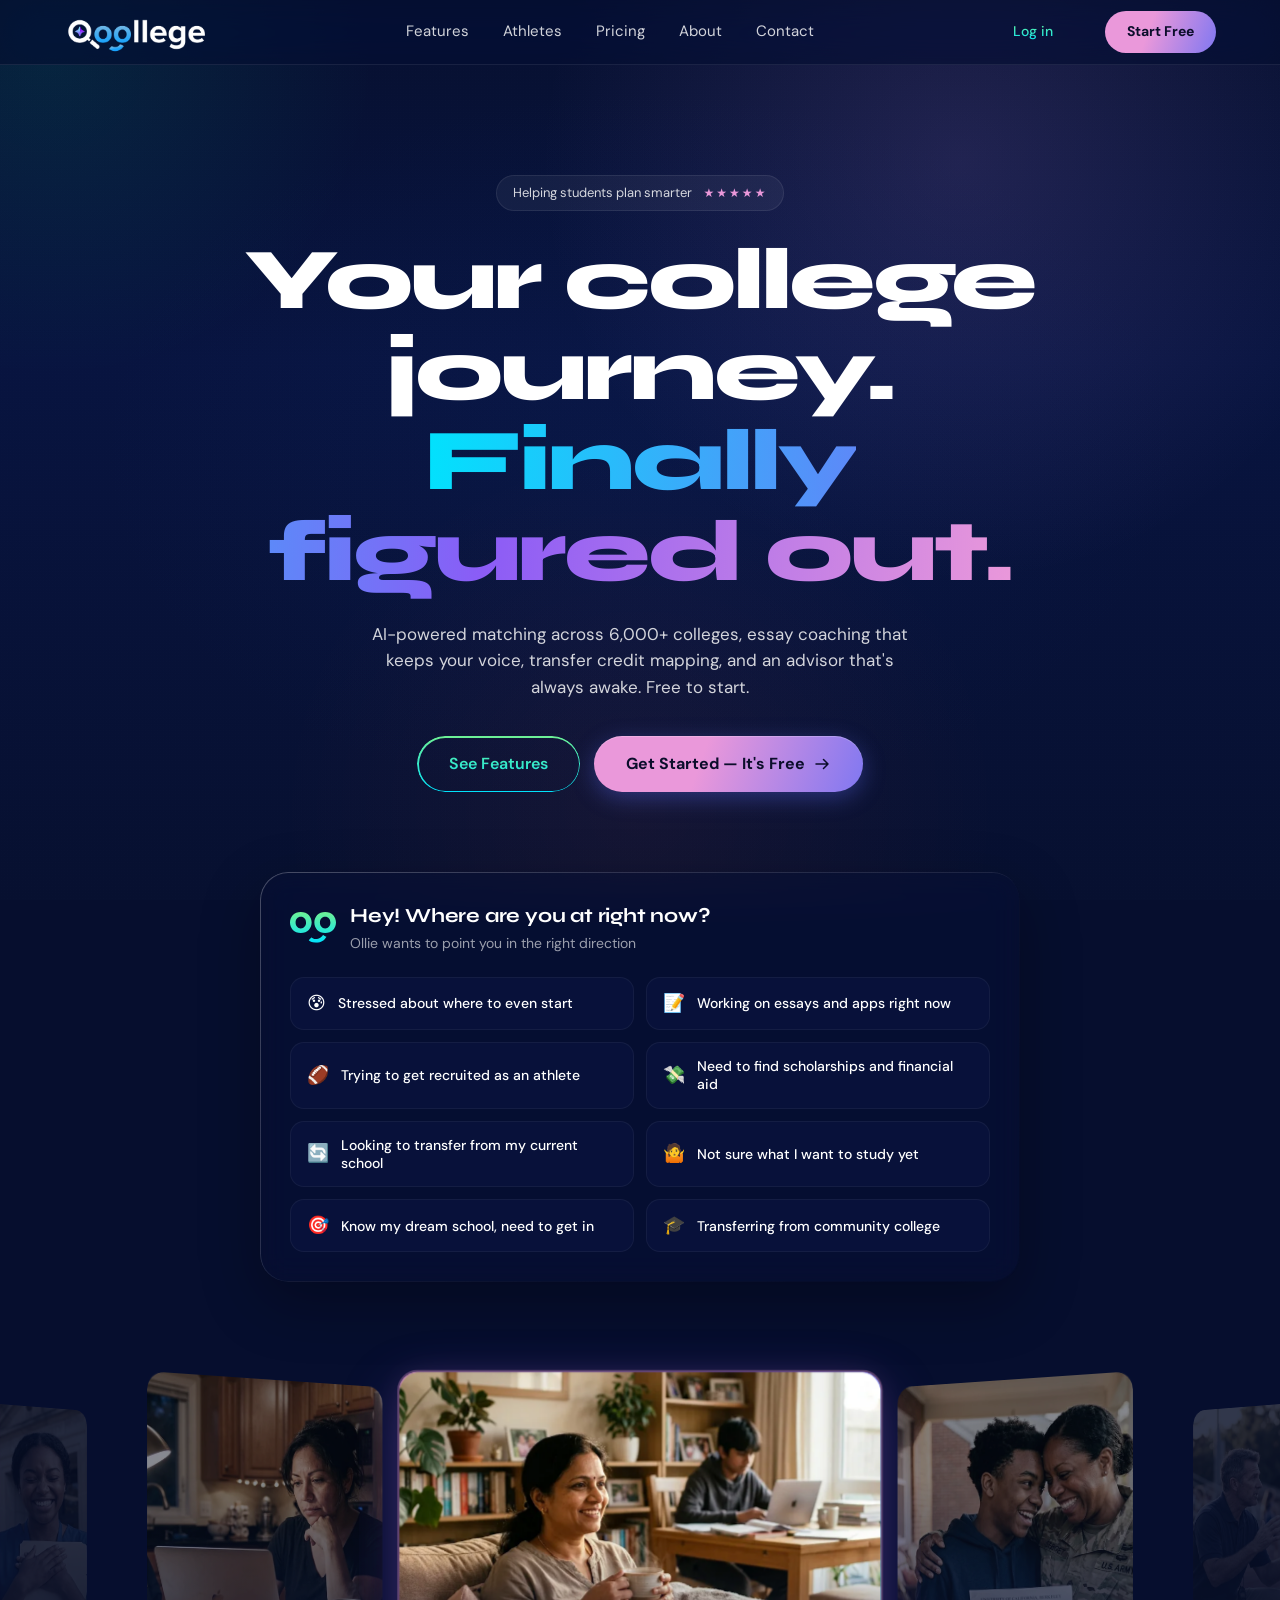
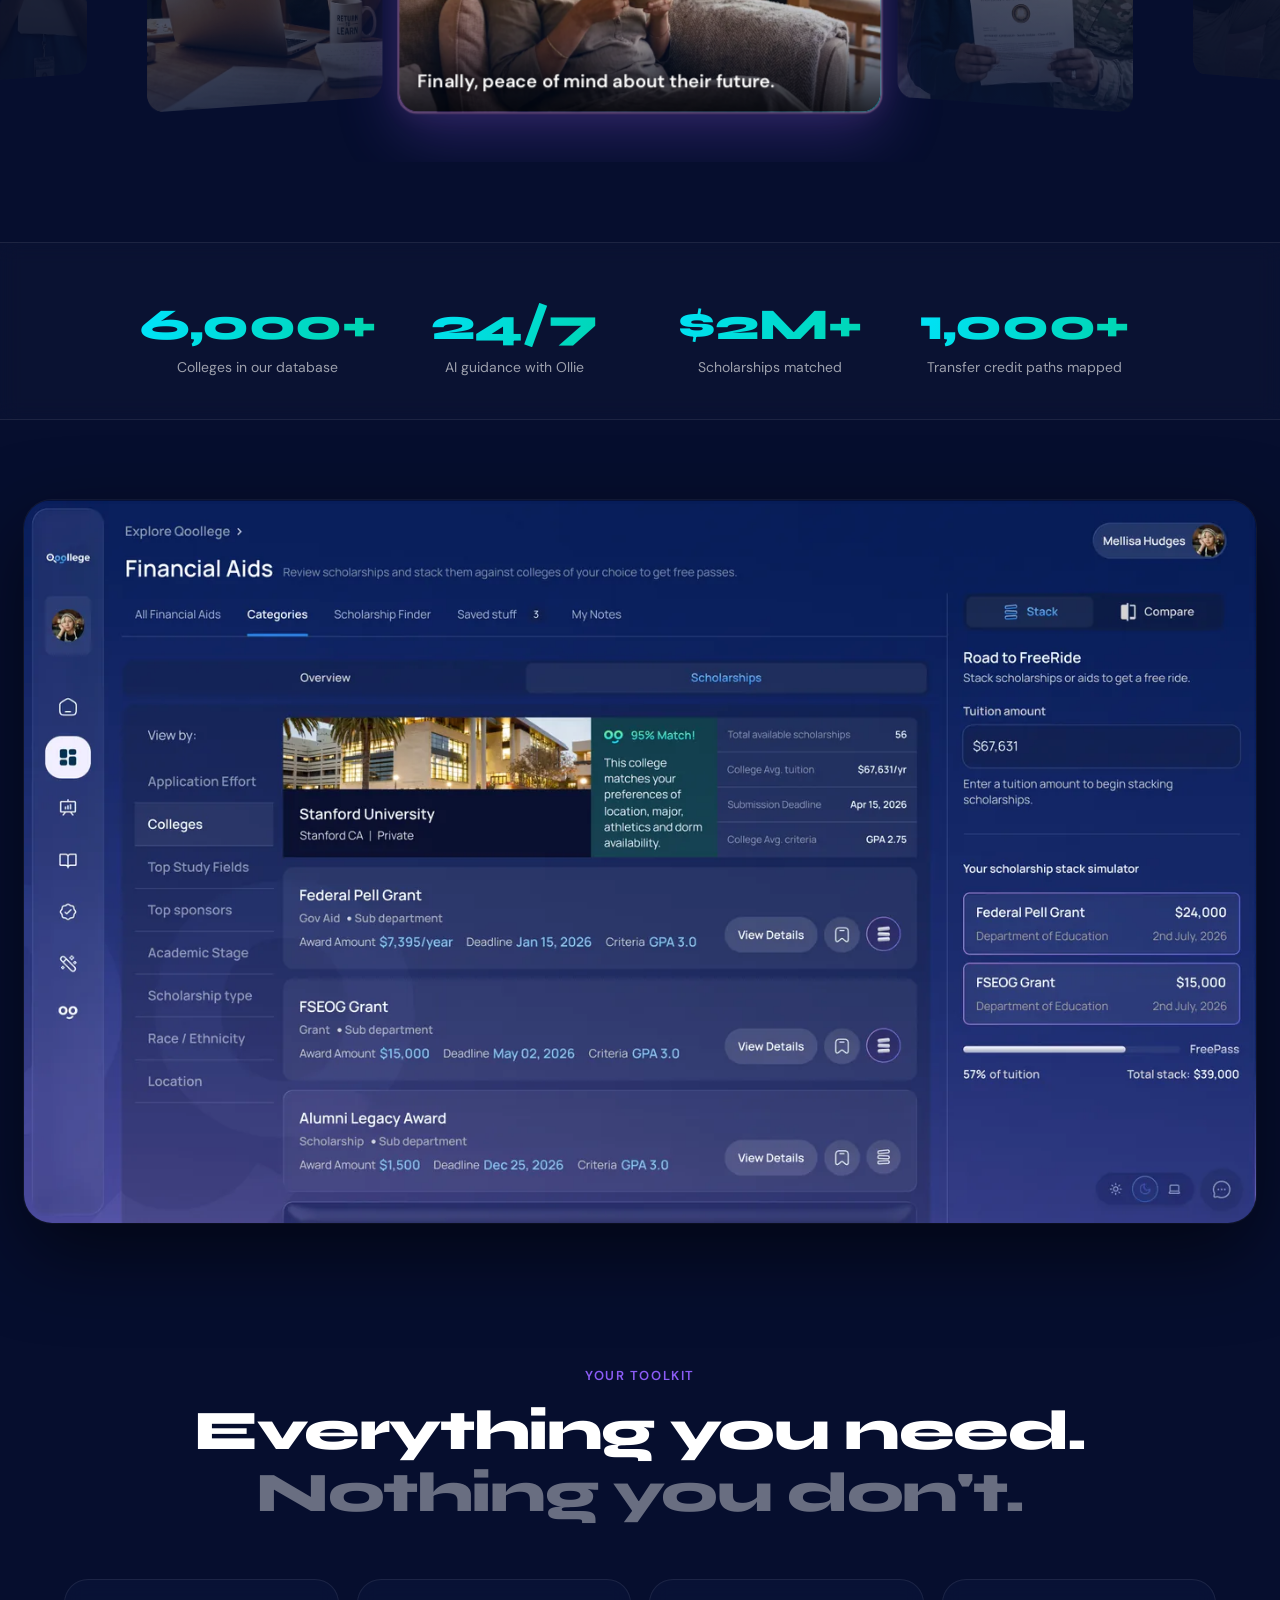
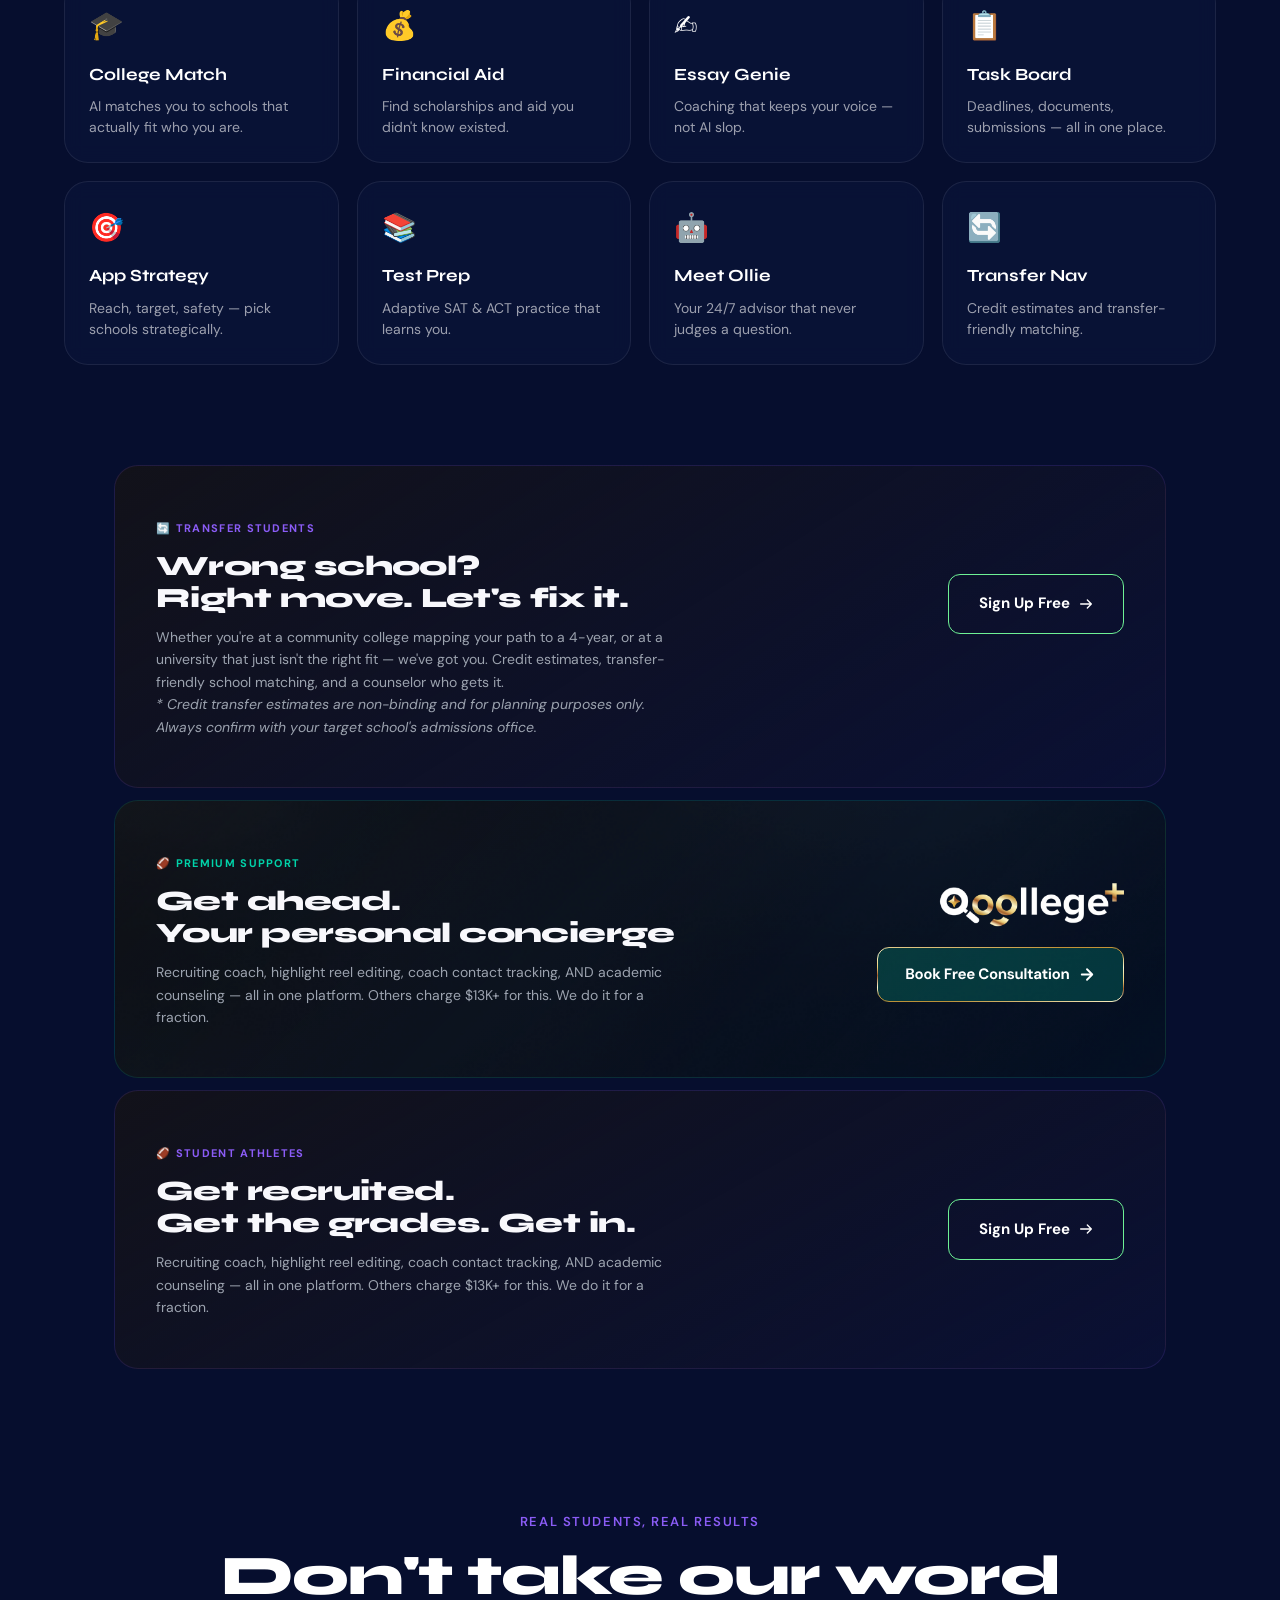
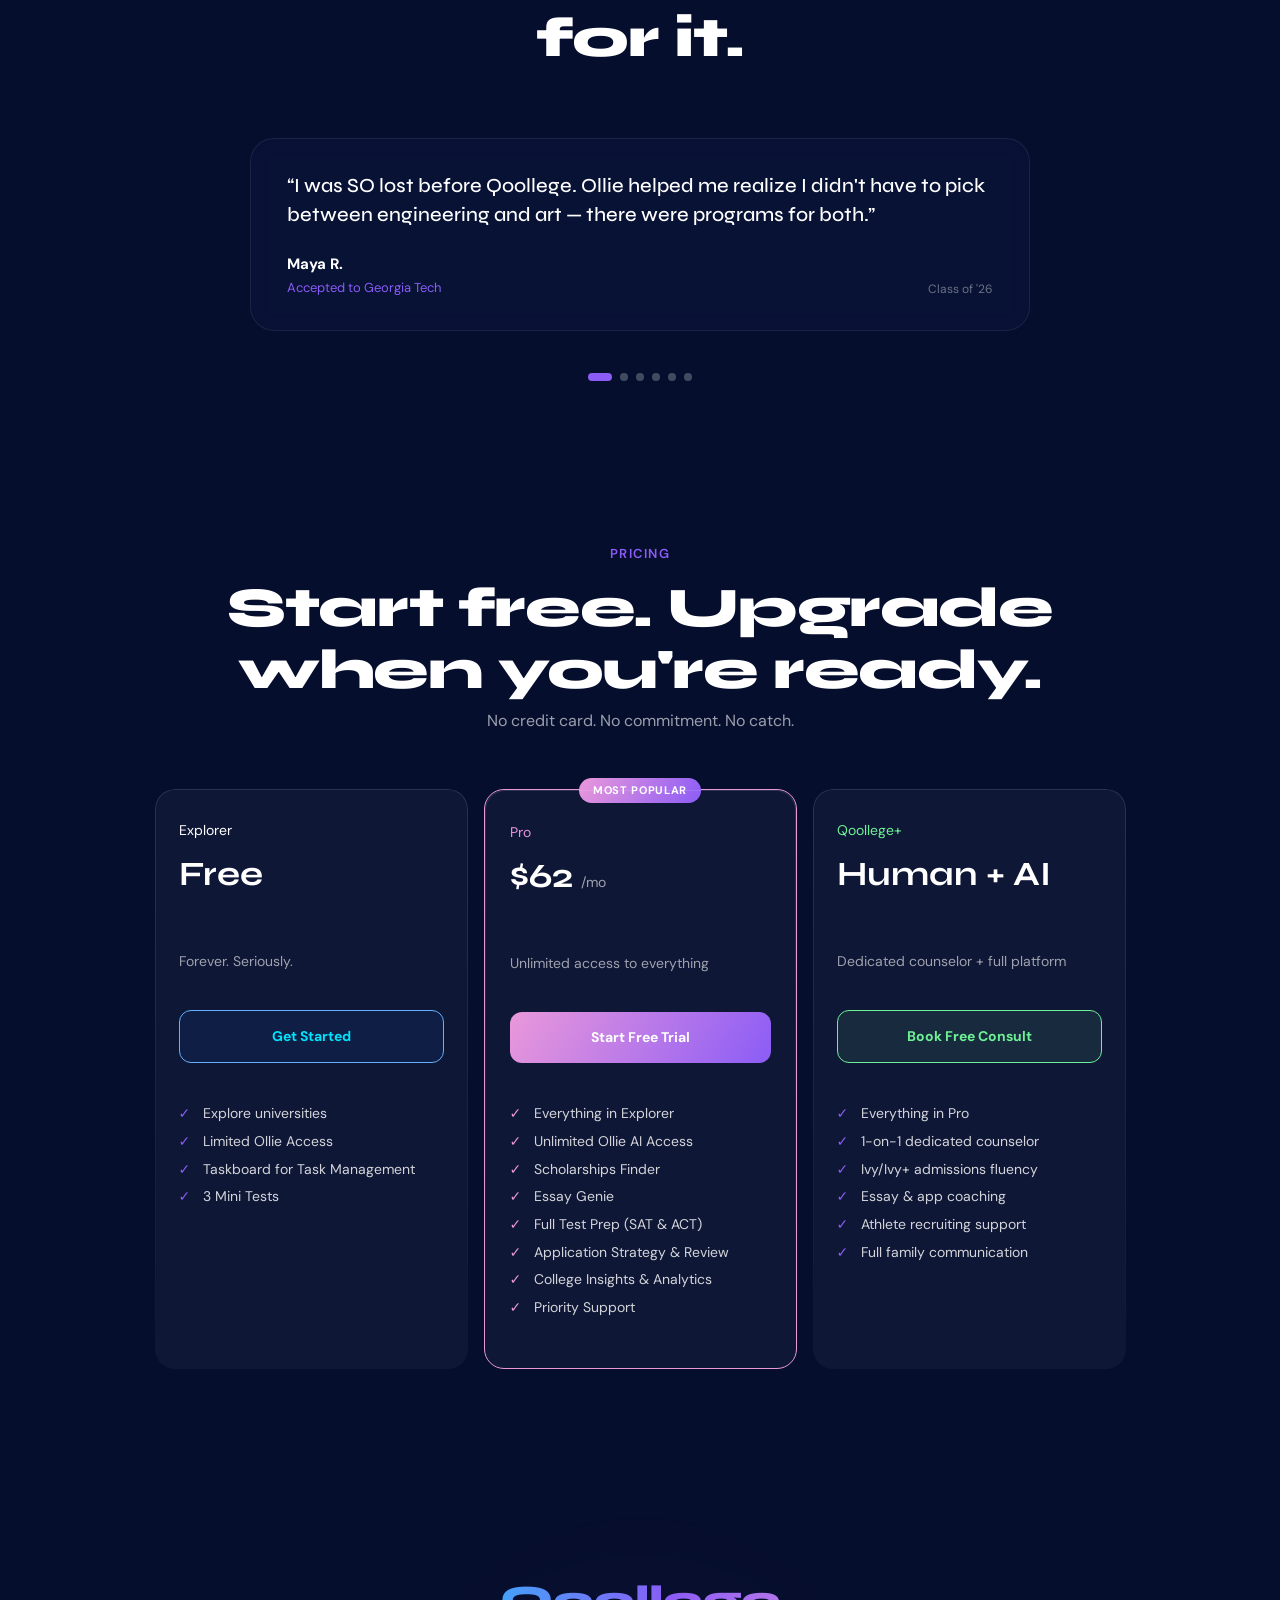
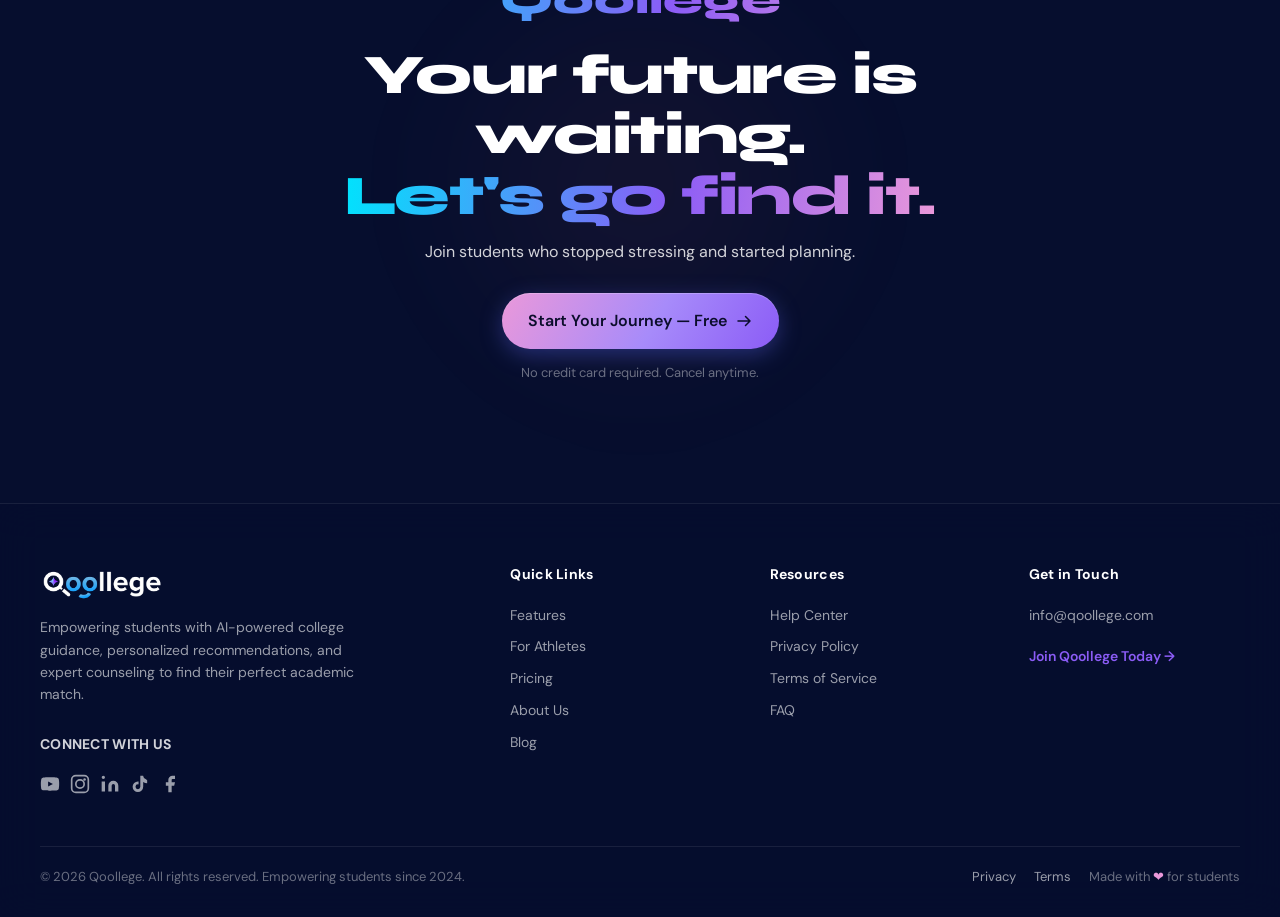
<file: v2/index.html>
<!DOCTYPE html>
<html lang="en">

<head>
  <meta charset="UTF-8">
  <meta name="viewport" content="width=device-width, initial-scale=1.0">
  <title>Qoollege — v2 | Your college journey. Finally figured out.</title>
  <link rel="preconnect" href="https://fonts.googleapis.com">
  <link rel="preconnect" href="https://fonts.gstatic.com" crossorigin>
  <link
    href="https://fonts.googleapis.com/css2?family=DM+Sans:ital,wght@0,400;0,500;0,600;0,700;1,400&family=Inter:wght@400;500;600&family=Syne:wght@500;600;700;800&display=swap"
    rel="stylesheet">
  <link rel="stylesheet" href="styles.css">
</head>

<body>

  <!-- ===== NAV ===== -->
  <header class="nav">
    <div class="nav-inner">
      <a href="#" class="nav-logo"><picture>
          <source srcset="../assets/qoollege-logo.webp" type="image/webp">
          <img src="../assets/qoollege-logo.png" alt="Qoollege" class="nav-logo-img" decoding="async" fetchpriority="high">
        </picture></a>
      <nav class="nav-links">
        <a href="#features">Features</a>
        <a href="#athletes">Athletes</a>
        <a href="#pricing">Pricing</a>
        <a href="#about">About</a>
        <a href="#contact">Contact</a>
      </nav>
      <div class="nav-ctas">
        <a href="#" class="nav-login">Log in</a>
        <a href="#" class="nav-start-btn">Start Free</a>
      </div>
    </div>
  </header>

  <!-- ===== HERO ===== -->
  <section class="hero">
    <div class="hero-bg-blur hero-bg-blur--left"></div>
    <div class="hero-bg-blur hero-bg-blur--right"></div>

    <div class="hero-inner">
      <div class="eyebrow-pill">
        <span>Helping students plan smarter</span>
        <span class="stars">★★★★★</span>
      </div>

      <h1 class="hero-title">
        Your college journey.<br>
        <span class="grad-text">Finally figured out.</span>
      </h1>

      <p class="hero-sub">
        AI-powered matching across 6,000+ colleges, essay coaching that keeps your voice,
        transfer credit mapping, and an advisor that's always awake. Free to start.
      </p>

      <div class="hero-actions">
        <a href="#features" class="btn btn-outline-green btn-hero">See Features</a>
        <a href="#" class="btn btn-hero-gradient btn-hero">
          Get Started — It's Free
          <svg width="18" height="18" viewBox="0 0 24 24" fill="none" aria-hidden="true">
            <path d="M4 12H20M20 12L14 6M20 12L14 18" stroke="currentColor" stroke-width="2" stroke-linecap="round"
              stroke-linejoin="round" />
          </svg>
        </a>
      </div>

      <div class="hero-preview">
        <div class="where-card">
          <div class="where-card-head">
            <img src="assets/ollie-icon.svg" alt="Ollie" class="where-ollie-img">
            <div>
              <h3 class="where-title">Hey! Where are you at right now?</h3>
              <p class="where-sub">Ollie wants to point you in the right direction</p>
            </div>
          </div>
          <div class="where-grid">
            <button class="where-option" data-idx="0"><span class="where-emoji">😰</span> Stressed about where to even
              start</button>
            <button class="where-option" data-idx="1"><span class="where-emoji">📝</span> Working on essays and apps
              right now</button>
            <button class="where-option" data-idx="2"><span class="where-emoji">🏈</span> Trying to get recruited as an
              athlete</button>
            <button class="where-option" data-idx="3"><span class="where-emoji">💸</span> Need to find scholarships and
              financial aid</button>
            <button class="where-option" data-idx="4"><span class="where-emoji">🔄</span> Looking to transfer from my
              current school</button>
            <button class="where-option" data-idx="5"><span class="where-emoji">🤷</span> Not sure what I want to study
              yet</button>
            <button class="where-option" data-idx="6"><span class="where-emoji">🎯</span> Know my dream school, need to
              get in</button>
            <button class="where-option" data-idx="7"><span class="where-emoji">🎓</span> Transferring from community
              college</button>
          </div>
          <div class="where-response" id="whereResponse" style="display:none">
            <p class="where-response-text" id="whereResponseText"></p>
            <a href="#" class="where-cta-btn" id="whereCta">Get Started – It's Free →</a>
          </div>
        </div>
      </div>
    </div>
  </section>

  <!-- ===== IMAGE CAROUSEL (v1-style horizontal strip with door-hinge neighbors) ===== -->
  <section class="carousel-section">
    <div class="image-strip-wrapper">
      <div class="image-strip" id="carouselStrip">
        <!-- Clone set for infinite loop (mirrors last 2 real: idx 4 & 5) -->
        <div class="strip-image clone"><picture>
            <source srcset="assets/carousel-student-celebrating.webp" type="image/webp">
            <img src="assets/carousel-student-celebrating.png" alt="Student celebrating vocational acceptance" decoding="async" loading="lazy">
          </picture><span class="strip-caption">Accepted. Career-ready. Let's go.</span></div>
        <div class="strip-image clone"><picture>
            <source srcset="assets/carousel-adult-learner.webp" type="image/webp">
            <img src="assets/carousel-adult-learner.png" alt="Adult learner studying at home" decoding="async" loading="lazy">
          </picture><span class="strip-caption">College isn't just for 17-year-olds.</span></div>

        <!-- Real items — story arc: stakeholder trust → guidance → institutional support → diverse student journeys -->
        <div class="strip-image" data-idx="0"><picture>
            <source srcset="assets/carousel-parent-at-peace.webp" type="image/webp">
            <img src="assets/carousel-parent-at-peace.png" alt="Parent at peace while child studies" decoding="async">
          </picture><span class="strip-caption">Finally, peace of mind about their future.</span></div>
        <div class="strip-image" data-idx="1"><picture>
            <source srcset="assets/carousel-military-parent.webp" type="image/webp">
            <img src="assets/carousel-military-parent.png" alt="Military mom celebrating son's acceptance" decoding="async">
          </picture><span class="strip-caption">Serving our country. We'll guide your family.</span></div>
        <div class="strip-image" data-idx="2"><picture>
            <source srcset="assets/carousel-athletic-coach.webp" type="image/webp">
            <img src="assets/carousel-athletic-coach.png" alt="Athletic coach mentoring student athlete" decoding="async">
          </picture><span class="strip-caption">Coaches trust us with their athletes.</span></div>
        <div class="strip-image" data-idx="3"><picture>
            <source srcset="assets/carousel-school-admin.webp" type="image/webp">
            <img src="assets/carousel-school-admin.png" alt="School administrator at her desk" decoding="async" loading="lazy">
          </picture><span class="strip-caption">Trusted by the institutions that shape futures.</span></div>
        <div class="strip-image" data-idx="4"><picture>
            <source srcset="assets/carousel-student-celebrating.webp" type="image/webp">
            <img src="assets/carousel-student-celebrating.png" alt="Student celebrating vocational acceptance" decoding="async" loading="lazy">
          </picture><span class="strip-caption">Accepted. Career-ready. Let's go.</span></div>
        <div class="strip-image" data-idx="5"><picture>
            <source srcset="assets/carousel-adult-learner.webp" type="image/webp">
            <img src="assets/carousel-adult-learner.png" alt="Adult learner studying at home" decoding="async" loading="lazy">
          </picture><span class="strip-caption">College isn't just for 17-year-olds.</span></div>

        <!-- Clone set for infinite loop (mirrors first 2 real: idx 0 & 1) -->
        <div class="strip-image clone"><picture>
            <source srcset="assets/carousel-parent-at-peace.webp" type="image/webp">
            <img src="assets/carousel-parent-at-peace.png" alt="Parent at peace while child studies" decoding="async" loading="lazy">
          </picture><span class="strip-caption">Finally, peace of mind about their future.</span></div>
        <div class="strip-image clone"><picture>
            <source srcset="assets/carousel-military-parent.webp" type="image/webp">
            <img src="assets/carousel-military-parent.png" alt="Military mom celebrating son's acceptance" decoding="async" loading="lazy">
          </picture><span class="strip-caption">Serving our country. We'll guide your family.</span></div>
      </div>
    </div>
  </section>

  <!-- ===== STATS STRIP ===== -->
  <section class="stats">
    <div class="stats-inner">
      <div class="stat">
        <div class="stat-num">6,000+</div>
        <div class="stat-label">Colleges in our database</div>
      </div>
      <div class="stat">
        <div class="stat-num">24/7</div>
        <div class="stat-label">AI guidance with Ollie</div>
      </div>
      <div class="stat">
        <div class="stat-num">$2M+</div>
        <div class="stat-label">Scholarships matched</div>
      </div>
      <div class="stat">
        <div class="stat-num">1,000+</div>
        <div class="stat-label">Transfer credit paths mapped</div>
      </div>
    </div>
  </section>

  <!-- ===== SCHOLARSHIP FINDER PREVIEW ===== -->
  <section class="finder-preview">
    <picture>
      <source srcset="assets/scholarship-finder.webp" type="image/webp">
      <img src="assets/scholarship-finder.png" alt="Qoollege Scholarship Finder — Explore Financial Aids" loading="lazy" decoding="async">
    </picture>
  </section>

  <!-- ===== FEATURES GRID ===== -->
  <section class="features" id="features">
    <div class="section-head">
      <span class="eyebrow">Your toolkit</span>
      <h2 class="section-title">
        Everything you need.<br>
        <span class="dim">Nothing you don't.</span>
      </h2>
    </div>

    <div class="feature-grid">
      <article class="feature-card">
        <div class="feature-icon">🎓</div>
        <h3>College Match</h3>
        <p>AI matches you to schools that actually fit who you are.</p>
      </article>
      <article class="feature-card">
        <div class="feature-icon">💰</div>
        <h3>Financial Aid</h3>
        <p>Find scholarships and aid you didn't know existed.</p>
      </article>
      <article class="feature-card">
        <div class="feature-icon">✍️</div>
        <h3>Essay Genie</h3>
        <p>Coaching that keeps your voice — not AI slop.</p>
      </article>
      <article class="feature-card">
        <div class="feature-icon">📋</div>
        <h3>Task Board</h3>
        <p>Deadlines, documents, submissions — all in one place.</p>
      </article>
      <article class="feature-card">
        <div class="feature-icon">🎯</div>
        <h3>App Strategy</h3>
        <p>Reach, target, safety — pick schools strategically.</p>
      </article>
      <article class="feature-card">
        <div class="feature-icon">📚</div>
        <h3>Test Prep</h3>
        <p>Adaptive SAT &amp; ACT practice that learns you.</p>
      </article>
      <article class="feature-card">
        <div class="feature-icon">🤖</div>
        <h3>Meet Ollie</h3>
        <p>Your 24/7 advisor that never judges a question.</p>
      </article>
      <article class="feature-card">
        <div class="feature-icon">🔄</div>
        <h3>Transfer Nav</h3>
        <p>Credit estimates and transfer-friendly matching.</p>
      </article>
    </div>
  </section>

  <!-- ===== 3-CARD SECTION: Transfer / Premium / Athletes ===== -->
  <section class="trio-cards" id="athletes">

    <!-- Card 1: Transfer Students -->
    <article class="trio-card trio-card--purple">
      <div class="trio-card-row">
        <div class="trio-card-text">
          <span class="trio-eyebrow trio-eyebrow--purple">🔄 Transfer Students</span>
          <h3>Wrong school?<br>Right move. Let's fix it.</h3>
          <p>Whether you're at a community college mapping your path to a 4-year, or at a university that just isn't the
            right fit — we've got you. Credit estimates, transfer-friendly school matching, and a counselor who gets it.
          </p>
        </div>
        <a href="#" class="trio-btn trio-btn--green">
          Sign Up Free
          <svg width="16" height="16" viewBox="0 0 24 24" fill="none" aria-hidden="true">
            <path d="M4 12H20M20 12L14 6M20 12L14 18" stroke="currentColor" stroke-width="2" stroke-linecap="round"
              stroke-linejoin="round" />
          </svg>
        </a>
      </div>
      <p class="trio-fineprint">* Credit transfer estimates are non-binding and for planning purposes only. Always
        confirm with your target school's admissions office.</p>
    </article>

    <!-- Card 2: Premium Support / Qoollege+ -->
    <article class="trio-card trio-card--teal">
      <div class="trio-card-glow"></div>
      <div class="trio-card-row">
        <div class="trio-card-text">
          <span class="trio-eyebrow trio-eyebrow--teal">🏈 Premium Support</span>
          <h3>Get ahead.<br>Your personal concierge</h3>
          <p>Recruiting coach, highlight reel editing, coach contact tracking, AND academic counseling — all in one
            platform. Others charge $13K+ for this. We do it for a fraction.</p>
        </div>
        <div class="trio-card-right">
          <picture>
            <source srcset="assets/qoollege-plus-logo.webp" type="image/webp">
            <img src="assets/qoollege-plus-logo.png" alt="Qoollege+" class="trio-qplus-logo-img" loading="lazy" decoding="async">
          </picture>
          <a href="#" class="trio-btn-gold-wrap">
            <img src="assets/gold-button.svg" alt="Book Free Consultation" class="trio-btn-gold-img">
          </a>
        </div>
      </div>
    </article>

    <!-- Card 3: Student Athletes -->
    <article class="trio-card trio-card--purple">
      <div class="trio-card-row">
        <div class="trio-card-text">
          <span class="trio-eyebrow trio-eyebrow--purple">🏈 Student Athletes</span>
          <h3>Get recruited.<br>Get the grades. Get in.</h3>
          <p>Recruiting coach, highlight reel editing, coach contact tracking, AND academic counseling — all in one
            platform. Others charge $13K+ for this. We do it for a fraction.</p>
        </div>
        <a href="#" class="trio-btn trio-btn--green">
          Sign Up Free
          <svg width="16" height="16" viewBox="0 0 24 24" fill="none" aria-hidden="true">
            <path d="M4 12H20M20 12L14 6M20 12L14 18" stroke="currentColor" stroke-width="2" stroke-linecap="round"
              stroke-linejoin="round" />
          </svg>
        </a>
      </div>
    </article>

  </section>

  <!-- ===== TESTIMONIALS ===== -->
  <section class="testimonials">
    <div class="section-head">
      <span class="eyebrow">Real students, real results</span>
      <h2 class="section-title">Don't take our word for it.</h2>
    </div>

    <div class="testimonial-stage" id="testimonialStage">
      <!-- slides populated/animated via JS; keep initial markup for no-JS fallback -->
      <article class="testimonial active">
        <p class="testimonial-quote">“I was SO lost before Qoollege. Ollie helped me realize I didn't have to pick
          between engineering and art — there were programs for both.”</p>
        <div class="testimonial-foot">
          <div>
            <div class="testimonial-name">Maya R.</div>
            <div class="testimonial-detail">Accepted to Georgia Tech</div>
          </div>
          <span class="testimonial-year">Class of '26</span>
        </div>
      </article>
    </div>

    <div class="testimonial-dots" id="testimonialDots" role="tablist" aria-label="Testimonials">
      <button class="dot active" data-idx="0" aria-label="Testimonial 1"></button>
      <button class="dot" data-idx="1" aria-label="Testimonial 2"></button>
      <button class="dot" data-idx="2" aria-label="Testimonial 3"></button>
      <button class="dot" data-idx="3" aria-label="Testimonial 4"></button>
      <button class="dot" data-idx="4" aria-label="Testimonial 5"></button>
      <button class="dot" data-idx="5" aria-label="Testimonial 6"></button>
    </div>
  </section>

  <!-- ===== PRICING (v1 visual style) ===== -->
  <section class="pricing" id="pricing">
    <div class="section-head">
      <span class="eyebrow">Pricing</span>
      <h2 class="section-title">Start free. Upgrade when you're ready.</h2>
      <p class="section-sub">No credit card. No commitment. No catch.</p>
    </div>

    <div class="pricing-cards">
      <!-- Explorer -->
      <div class="pricing-card">
        <div class="card-glow"></div>
        <span class="plan-label">Explorer</span>
        <h3 class="plan-price">Free</h3>
        <p class="plan-desc">Forever. Seriously.</p>
        <a href="#" class="plan-btn plan-btn-blue">Get Started</a>
        <ul class="plan-features">
          <li>Explore universities</li>
          <li>Limited Ollie Access</li>
          <li>Taskboard for Task Management</li>
          <li>3 Mini Tests</li>
        </ul>
      </div>

      <!-- Pro -->
      <div class="pricing-card featured">
        <div class="card-glow"></div>
        <div class="popular-badge">MOST POPULAR</div>
        <span class="plan-label gradient-text">Pro</span>
        <h3 class="plan-price">$62 <span class="plan-period">/mo</span></h3>
        <p class="plan-desc">Unlimited access to everything</p>
        <a href="#" class="plan-btn plan-btn-gradient">Start Free Trial</a>
        <ul class="plan-features">
          <li>Everything in Explorer</li>
          <li>Unlimited Ollie AI Access</li>
          <li>Scholarships Finder</li>
          <li>Essay Genie</li>
          <li>Full Test Prep (SAT &amp; ACT)</li>
          <li>Application Strategy &amp; Review</li>
          <li>College Insights &amp; Analytics</li>
          <li>Priority Support</li>
        </ul>
      </div>

      <!-- Qoollege+ -->
      <div class="pricing-card" id="qoollege-plus">
        <div class="card-glow"></div>
        <span class="plan-label green-text">Qoollege+</span>
        <h3 class="plan-price">Human + AI</h3>
        <p class="plan-desc">Dedicated counselor + full platform</p>
        <a href="#" class="plan-btn plan-btn-green">Book Free Consult</a>
        <ul class="plan-features">
          <li>Everything in Pro</li>
          <li>1-on-1 dedicated counselor</li>
          <li>Ivy/Ivy+ admissions fluency</li>
          <li>Essay &amp; app coaching</li>
          <li>Athlete recruiting support</li>
          <li>Full family communication</li>
        </ul>
      </div>
    </div>
  </section>

  <!-- ===== CTA ===== -->
  <section class="cta">
    <div class="cta-bg-blur"></div>
    <div class="cta-inner">
      <div class="cta-logo">Qoollege</div>
      <h2 class="cta-title">Your future is waiting.<br><span class="grad-text">Let's go find it.</span></h2>
      <p class="cta-sub">Join students who stopped stressing and started planning.</p>
      <a href="#" class="btn btn-primary btn-lg">
        Start Your Journey — Free
        <svg width="18" height="18" viewBox="0 0 24 24" fill="none" aria-hidden="true">
          <path d="M4 12H20M20 12L14 6M20 12L14 18" stroke="currentColor" stroke-width="2" stroke-linecap="round"
            stroke-linejoin="round" />
        </svg>
      </a>
      <p class="cta-fineprint">No credit card required. Cancel anytime.</p>
    </div>
  </section>

  <!-- ===== FOOTER ===== -->
  <footer class="footer">
    <div class="footer-inner">
      <div class="footer-cols">
        <div class="footer-col footer-col--brand">
          <div class="footer-logo"><picture>
              <source srcset="../assets/qoollege-logo.webp" type="image/webp">
              <img src="../assets/qoollege-logo.png" alt="Qoollege" class="footer-logo-img" loading="lazy" decoding="async">
            </picture></div>
          <p>Empowering students with AI-powered college guidance, personalized recommendations, and expert counseling
            to find their perfect academic match.</p>
          <div class="footer-connect">
            <h5>Connect With Us</h5>
            <div class="footer-social">
              <a href="#" aria-label="YouTube" class="social"><svg width="20" height="20" viewBox="0 0 24 24"
                  fill="none">
                  <path
                    d="M22.54 6.42a2.78 2.78 0 00-1.94-2C18.88 4 12 4 12 4s-6.88 0-8.6.46a2.78 2.78 0 00-1.94 2A29 29 0 001 12a29 29 0 00.46 5.58 2.78 2.78 0 001.94 2c1.72.46 8.6.46 8.6.46s6.88 0 8.6-.46a2.78 2.78 0 001.94-2A29 29 0 0023 12a29 29 0 00-.46-5.58zM9.75 15.02V8.98L15.5 12l-5.75 3.02z"
                    fill="currentColor" />
                </svg></a>
              <a href="#" aria-label="Instagram" class="social"><svg width="20" height="20" viewBox="0 0 24 24"
                  fill="none">
                  <rect x="2" y="2" width="20" height="20" rx="5" stroke="currentColor" stroke-width="2" />
                  <circle cx="12" cy="12" r="5" stroke="currentColor" stroke-width="2" />
                  <circle cx="17.5" cy="6.5" r="1.5" fill="currentColor" />
                </svg></a>
              <a href="#" aria-label="LinkedIn" class="social"><svg width="20" height="20" viewBox="0 0 24 24"
                  fill="none">
                  <path
                    d="M16 8a6 6 0 016 6v7h-4v-7a2 2 0 00-4 0v7h-4v-7a6 6 0 016-6zM2 9h4v12H2zM4 6a2 2 0 100-4 2 2 0 000 4z"
                    fill="currentColor" />
                </svg></a>
              <a href="#" aria-label="TikTok" class="social"><svg width="20" height="20" viewBox="0 0 24 24"
                  fill="none">
                  <path
                    d="M19.59 6.69a4.83 4.83 0 01-3.77-4.25V2h-3.45v13.67a2.89 2.89 0 01-2.88 2.5 2.89 2.89 0 01-2.89-2.89 2.89 2.89 0 012.89-2.89c.28 0 .54.04.79.1V9.01a6.27 6.27 0 00-.79-.05 6.34 6.34 0 00-6.34 6.34 6.34 6.34 0 006.34 6.34 6.34 6.34 0 006.34-6.34V9.48a8.27 8.27 0 004.76 1.5V7.56a4.84 4.84 0 01-1-.87z"
                    fill="currentColor" />
                </svg></a>
              <a href="#" aria-label="Facebook" class="social"><svg width="20" height="20" viewBox="0 0 24 24"
                  fill="none">
                  <path d="M18 2h-3a5 5 0 00-5 5v3H7v4h3v8h4v-8h3l1-4h-4V7a1 1 0 011-1h3V2z" fill="currentColor" />
                </svg></a>
            </div>
          </div>
        </div>

        <div class="footer-col">
          <h5>Quick Links</h5>
          <a href="#features">Features</a>
          <a href="#athletes">For Athletes</a>
          <a href="#pricing">Pricing</a>
          <a href="#">About Us</a>
          <a href="#">Blog</a>
        </div>

        <div class="footer-col">
          <h5>Resources</h5>
          <a href="#">Help Center</a>
          <a href="#">Privacy Policy</a>
          <a href="#">Terms of Service</a>
          <a href="#">FAQ</a>
        </div>

        <div class="footer-col">
          <h5>Get in Touch</h5>
          <a href="mailto:info@qoollege.com">info@qoollege.com</a>
          <a href="#" class="footer-cta-link">Join Qoollege Today →</a>
        </div>
      </div>

      <div class="footer-bottom">
        <span>© 2026 Qoollege. All rights reserved. Empowering students since 2024.</span>
        <span class="footer-meta">
          <a href="#">Privacy</a>
          <a href="#">Terms</a>
          <span>Made with <span class="heart">❤</span> for students</span>
        </span>
      </div>
    </div>
  </footer>

  <script src="script.js"></script>
</body>

</html>
</file>
<file: v2/styles.css>
/* ===================================================================
   Qoollege v2 — isolated stylesheet (does NOT affect root v1 styles)
   Figma design: node 117835:81444 in file ZQIHrWYTwQv8G0NgEqrr8B
   =================================================================== */

:root {
  /* Figma palette — sampled from design tokens */
  --bg-base: #060e2e;
  /* deep navy blue base — matches Figma exactly */
  --bg-card: rgba(12, 22, 60, 0.55);
  --bg-card-solid: #0c1638;
  --border-soft: rgba(255, 255, 255, 0.08);
  --border-strong: rgba(255, 255, 255, 0.16);

  --white: #ffffff;
  --white-80: rgba(255, 255, 255, 0.82);
  --white-60: rgba(255, 255, 255, 0.6);
  --white-40: rgba(255, 255, 255, 0.4);

  --pink: #ea98da;
  --purple: #8b5cf6;
  /* Figma purple accent */
  --purple-soft: #a78bfa;
  --purple-deep: #574b8c;
  --teal: #00d4aa;
  --cyan: #00e3fd;
  --mint: #6ef195;
  --amber: #fbbf24;

  /* Continuous-gradient text accent (matches metric numbers in design) */
  --grad-primary: linear-gradient(120deg, var(--pink) 0%, var(--purple) 100%);
  --grad-cta: linear-gradient(120deg, #ea98da 0%, #a78bfa 55%, #8b5cf6 100%);
  --grad-text: linear-gradient(95deg, #00e3fd 0%, #8b5cf6 55%, #ea98da 100%);
  --grad-metric: linear-gradient(120deg, #00e3fd 0%, #00d4aa 100%);

  --radius-sm: 10px;
  --radius-md: 16px;
  --radius-lg: 24px;
  --radius-xl: 28px;

  --font-body: 'DM Sans', system-ui, -apple-system, Segoe UI, Roboto, sans-serif;
  --font-display: 'Syne', 'DM Sans', system-ui, sans-serif;
  --font-ui: 'Inter', 'DM Sans', system-ui, sans-serif;
}

* {
  box-sizing: border-box;
}

html,
body {
  margin: 0;
  padding: 0;
  color: var(--white);
  font-family: var(--font-body);
  font-size: 16px;
  line-height: 1.55;
  -webkit-font-smoothing: antialiased;
  scroll-behavior: smooth;
}

/* Continuous gradient backdrop — fixed, deep navy blue throughout (matches Figma). */
body {
  background: var(--bg-base);
  position: relative;
  min-height: 100vh;
}

body::before {
  content: '';
  position: fixed;
  inset: 0;
  pointer-events: none;
  z-index: -2;
  background:
    /* Hero top-left: subtle teal glow — Figma rgba(0,212,170,0.10) */
    radial-gradient(540px 540px at 4% 6%, rgba(0, 212, 170, 0.10), transparent 60%),
    /* Hero center-right: faint lavender — Figma rgba(178,135,230,0.15) */
    radial-gradient(700px 700px at 75% 18%, rgba(178, 135, 230, 0.15), transparent 60%),
    /* Mid-page: very subtle blue lift so it never goes darker */
    radial-gradient(900px 600px at 50% 50%, rgba(20, 50, 130, 0.12), transparent 60%),
    /* Bottom CTA: warm orange tint — Figma rgba(255,107,90,0.063) */
    radial-gradient(600px 600px at 50% 90%, rgba(255, 107, 90, 0.06), transparent 60%),
    /* Base linear: deep navy blue, consistent top-to-bottom */
    linear-gradient(180deg, #071030 0%, #081440 40%, #071030 100%);
}

body::after {
  /* Subtle noise/grain to prevent banding on big screens. */
  content: '';
  position: fixed;
  inset: 0;
  pointer-events: none;
  z-index: -1;
  opacity: 0.025;
  mix-blend-mode: overlay;
  background-image:
    radial-gradient(rgba(255, 255, 255, 0.6) 1px, transparent 1px);
  background-size: 3px 3px;
}

a {
  color: inherit;
  text-decoration: none;
}

img {
  max-width: 100%;
  display: block;
}

button {
  font-family: inherit;
}

/* ===== Shared: gradient text helper ===== */
.grad-text {
  background: var(--grad-text);
  -webkit-background-clip: text;
  background-clip: text;
  color: transparent;
}

/* ===== Buttons ===== */
.btn {
  display: inline-flex;
  align-items: center;
  justify-content: center;
  gap: 8px;
  height: 44px;
  padding: 10px 22px;
  border-radius: 9999px;
  font-family: var(--font-body);
  font-weight: 600;
  font-size: 15px;
  cursor: pointer;
  border: none;
  transition: transform 0.2s ease, box-shadow 0.25s ease, background 0.3s ease;
  white-space: nowrap;
}

.btn-lg {
  height: 56px;
  padding: 14px 26px;
  font-size: 16px;
}

.btn-block {
  width: 100%;
}

.btn-primary {
  background: var(--grad-cta);
  color: #0b0d2b;
  box-shadow: 0 6px 22px rgba(91, 108, 249, 0.35), inset 0 1px 0 rgba(255, 255, 255, 0.22);
}

.btn-primary:hover {
  transform: translateY(-2px);
  box-shadow: 0 12px 28px rgba(91, 108, 249, 0.45);
}

.btn-ghost {
  background: rgba(255, 255, 255, 0.06);
  color: var(--white);
  border: 1px solid var(--border-soft);
  backdrop-filter: blur(10px);
}

.btn-ghost:hover {
  background: rgba(255, 255, 255, 0.12);
  border-color: var(--border-strong);
}

/* Hero-specific button variants (Figma node 117835:81467) */
.btn-hero {
  height: 56px;
  padding: 16px 32px;
  font-size: 16px;
  border-radius: 9999px;
}

.btn-outline-green {
  background: linear-gradient(180deg, #6ef195 0%, #00e3fd 100%);
  -webkit-background-clip: text;
  background-clip: text;
  color: transparent;
  -webkit-text-fill-color: transparent;
  border: none;
  font-weight: 600;
  position: relative;
}

.btn-outline-green::before {
  content: '';
  position: absolute;
  inset: 0;
  border-radius: inherit;
  padding: 1.5px;
  background: linear-gradient(180deg, #6ef195 0%, #00e3fd 100%);
  -webkit-mask:
    linear-gradient(#fff 0 0) content-box,
    linear-gradient(#fff 0 0);
  -webkit-mask-composite: xor;
  mask-composite: exclude;
  pointer-events: none;
}

.btn-outline-green:hover {
  background: linear-gradient(180deg, #6ef195 0%, #00e3fd 100%);
  -webkit-background-clip: text;
  background-clip: text;
  color: transparent;
  -webkit-text-fill-color: transparent;
  box-shadow: 0 0 20px rgba(110, 241, 149, 0.18);
}

.btn-hero-gradient {
  background: linear-gradient(110deg, rgb(234, 152, 218) 40%, rgb(91, 108, 249) 121%);
  color: #0b0d2b;
  border: none;
  font-weight: 700;
  box-shadow: 0 6px 22px rgba(91, 108, 249, 0.35), inset 0 1px 0 rgba(255, 255, 255, 0.22);
}

.btn-hero-gradient:hover {
  transform: translateY(-2px);
  box-shadow: 0 12px 32px rgba(91, 108, 249, 0.5), inset 0 1px 0 rgba(255, 255, 255, 0.25);
}

/* ===== NAV ===== */
.nav {
  position: sticky;
  top: 0;
  z-index: 100;
  background: rgba(6, 14, 46, 0.65);
  backdrop-filter: blur(20px) saturate(1.4);
  -webkit-backdrop-filter: blur(20px) saturate(1.4);
  border-bottom: 1px solid var(--border-soft);
}

.nav-inner {
  max-width: 1200px;
  margin: 0 auto;
  padding: 0 24px;
  height: 64px;
  display: flex;
  align-items: center;
  justify-content: space-between;
  gap: 24px;
}

.nav-logo {
  display: flex;
  align-items: center;
}

.nav-logo-img {
  height: 42px;
  width: auto;
  display: block;
}

.nav-links {
  display: flex;
  gap: 34px;
  font-size: 15px;
  color: var(--white-80);
}

.nav-links a:hover {
  color: var(--white);
}

.nav-ctas {
  display: flex;
  align-items: center;
  gap: 52px;
}

/* "Log in" — mint→cyan gradient text (Figma: #6ef195 → #00e3fd) */
.nav-login {
  font-family: var(--font-body);
  font-weight: 500;
  font-size: 14px;
  background: linear-gradient(180deg, #6ef195 0%, #00e3fd 100%);
  -webkit-background-clip: text;
  background-clip: text;
  color: transparent;
  -webkit-text-fill-color: transparent;
  transition: opacity 0.2s ease;
}

.nav-login:hover {
  opacity: 0.8;
}

/* "Start Free" — pink→purple gradient fill (Figma: 110deg, #ea98da 40% → #5b6cf9 121%) */
.nav-start-btn {
  display: inline-flex;
  align-items: center;
  justify-content: center;
  padding: 10px 22px;
  border-radius: 9999px;
  background: linear-gradient(110deg, rgb(234, 152, 218) 40%, rgb(91, 108, 249) 121%);
  font-family: var(--font-body);
  font-weight: 700;
  font-size: 14px;
  color: #0b0d2b;
  white-space: nowrap;
  border: none;
  cursor: pointer;
  transition: transform 0.2s ease, box-shadow 0.25s ease;
}

.nav-start-btn:hover {
  transform: translateY(-1px);
  box-shadow: 0 6px 20px rgba(91, 108, 249, 0.35);
}

@media (max-width: 820px) {
  .nav-links {
    display: none;
  }
}

/* ===== HERO ===== */
.hero {
  position: relative;
  padding: 70px 24px 20px;
  background: transparent;
  /* let body gradient show through */
}

.hero-bg-blur {
  display: none;
}

/* obsolete — body backdrop now handles ambient glow */

.hero-inner {
  position: relative;
  max-width: 1200px;
  margin: 0 auto;
  text-align: center;
  z-index: 1;
}

.eyebrow-pill {
  display: inline-flex;
  align-items: center;
  gap: 12px;
  height: 36px;
  padding: 0 16px;
  border-radius: 9999px;
  background: rgba(255, 255, 255, 0.05);
  border: 1px solid var(--border-soft);
  font-size: 13px;
  color: var(--white-80);
  margin: 40px auto 24px;
}

.eyebrow-pill .stars {
  letter-spacing: 2px;
  color: var(--pink);
  font-size: 12px;
}

.hero-title {
  font-family: var(--font-display);
  font-weight: 800;
  font-size: clamp(44px, 6.8vw, 96px);
  line-height: 1.04;
  letter-spacing: -0.035em;
  margin: 0 auto 24px;
  max-width: 900px;
}

.hero-sub {
  max-width: 560px;
  margin: 0 auto 36px;
  color: var(--white-80);
  font-size: 17px;
  line-height: 1.55;
}

.hero-actions {
  display: flex;
  justify-content: center;
  gap: 14px;
  margin-bottom: 60px;
  flex-wrap: wrap;
}

.hero-preview {
  max-width: 760px;
  margin: 0 auto;
  transform: translateY(20px);
}

/* "Where are you at right now?" card */
.where-card {
  /* Soft glass with directional light edge (top-left source) */
  background: rgba(8, 16, 48, 0.55);
  backdrop-filter: blur(14px) saturate(1.2);
  -webkit-backdrop-filter: blur(14px) saturate(1.2);
  border: none;
  border-radius: var(--radius-xl);
  padding: 28px 30px 30px;
  box-shadow:
    inset 1px 1px 0 rgba(255, 255, 255, 0.08),
    inset -1px -1px 0 rgba(0, 0, 0, 0.12),
    0 20px 60px rgba(0, 0, 0, 0.3);
  position: relative;
  text-align: left;
}

/* Directional light stroke — bright top-left, fades to nothing bottom-right */
.where-card::before {
  content: '';
  position: absolute;
  inset: 0;
  border-radius: inherit;
  padding: 1px;
  background: linear-gradient(135deg,
      rgba(255, 255, 255, 0.20) 0%,
      rgba(255, 255, 255, 0.08) 30%,
      rgba(255, 255, 255, 0.02) 60%,
      transparent 100%);
  -webkit-mask:
    linear-gradient(#fff 0 0) content-box,
    linear-gradient(#fff 0 0);
  -webkit-mask-composite: xor;
  mask-composite: exclude;
  pointer-events: none;
  z-index: 1;
}

.where-card-head {
  display: flex;
  align-items: center;
  gap: 14px;
  margin-bottom: 22px;
}

.where-ollie-img {
  width: 46px;
  height: auto;
  flex-shrink: 0;
  animation: ollie-blink 4s ease-in-out infinite;
}

@keyframes ollie-blink {

  0%,
  38%,
  42%,
  100% {
    transform: scaleY(1);
  }

  40% {
    transform: scaleY(0.1);
  }
}

.where-title {
  font-family: var(--font-display);
  font-weight: 700;
  font-size: 20px;
  margin: 0;
  letter-spacing: -0.01em;
}

.where-sub {
  margin: 2px 0 0;
  font-size: 14px;
  color: var(--white-60);
}

.where-grid {
  display: grid;
  grid-template-columns: 1fr 1fr;
  gap: 12px;
}

.where-option {
  display: flex;
  align-items: center;
  gap: 12px;
  padding: 14px 16px;
  text-align: left;
  background: rgba(12, 24, 70, 0.45);
  border: 1px solid rgba(255, 255, 255, 0.05);
  border-radius: 14px;
  color: var(--white);
  font-size: 14px;
  font-weight: 500;
  line-height: 1.3;
  cursor: pointer;
  transition: background 0.25s ease, border-color 0.25s ease, transform 0.25s ease;
}

.where-option:hover {
  background: rgba(18, 35, 100, 0.50);
  border-color: rgba(255, 255, 255, 0.12);
  transform: translateY(-1px);
}

.where-option.active {
  background: rgba(20, 45, 120, 0.55);
  border-color: rgba(255, 255, 255, 0.15);
  box-shadow: inset 0 1px 0 rgba(255, 255, 255, 0.06);
}

.where-emoji {
  font-size: 18px;
  flex-shrink: 0;
}

/* Response card that appears below the grid when an option is selected */
.where-response {
  background: linear-gradient(90deg, rgba(110, 241, 149, 0.16) 0%, rgba(0, 227, 253, 0.06) 60%, transparent 100%);
  border: 1px solid rgba(110, 241, 149, 0.28);
  border-radius: 14px;
  padding: 18px 22px;
  display: flex;
  align-items: center;
  justify-content: space-between;
  gap: 18px;
  margin-top: 14px;
  transition: opacity 0.25s ease, transform 0.25s ease;
}

.where-response[style*="display:none"] {
  display: none !important;
}

.where-response.switching {
  opacity: 0;
  transform: translateY(8px);
}

.where-response-text {
  flex: 1;
  font-size: 14px;
  line-height: 1.55;
  color: var(--white-80);
  margin: 0;
}

.where-cta-btn {
  flex-shrink: 0;
  white-space: nowrap;
  display: inline-flex;
  align-items: center;
  padding: 10px 18px;
  border-radius: 9999px;
  background: rgba(110, 241, 149, 0.10);
  border: 1px solid rgba(110, 241, 149, 0.35);
  color: #6ef195;
  font-size: 13px;
  font-weight: 600;
  cursor: pointer;
  text-decoration: none;
  transition: background 0.2s ease, border-color 0.2s ease;
}

.where-cta-btn:hover {
  background: rgba(110, 241, 149, 0.20);
  border-color: rgba(110, 241, 149, 0.55);
}

@media (max-width: 520px) {
  .where-response {
    flex-direction: column;
    align-items: flex-start;
    gap: 12px;
  }
}

@media (max-width: 640px) {
  .where-grid {
    grid-template-columns: 1fr;
  }

  .where-card {
    padding: 22px;
  }

  .where-title {
    font-size: 17px;
  }
}

/* ===== IMAGE CAROUSEL (v1-style horizontal strip with door-hinge neighbors) ===== */
.carousel-section {
  padding: 40px 0 20px;
  position: relative;
}

.image-strip-wrapper {
  overflow: hidden;
  padding: 50px 0;
  position: relative;
  perspective: 1800px;
}

.image-strip {
  display: flex;
  gap: 16px;
  align-items: center;
  transition: transform 0.6s ease;
  will-change: transform;
  transform-style: preserve-3d;
}

.strip-image {
  width: 280px;
  height: 340px;
  overflow: hidden;
  position: relative;
  flex-shrink: 0;
  border-radius: 20px;
  transition: all 0.6s cubic-bezier(0.25, 0.46, 0.45, 0.94);
  opacity: 0.2;
  filter: brightness(0.35) saturate(0.4);
  transform: scale(0.78);
  border: 2px solid transparent;
  transform-style: preserve-3d;
  backface-visibility: hidden;
  user-select: none;
}

/* Door-hinge neighbors — tilt inward toward the center active slide */
.strip-image.prev {
  opacity: 0.75;
  filter: brightness(0.7) saturate(0.8);
  transform-origin: right center;
  transform: rotateY(42deg) scale(0.92);
}

.strip-image.next {
  opacity: 0.75;
  filter: brightness(0.7) saturate(0.8);
  transform-origin: left center;
  transform: rotateY(-42deg) scale(0.92);
}

.strip-image.far-prev {
  opacity: 0.35;
  filter: brightness(0.5) saturate(0.55);
  transform-origin: right center;
  transform: rotateY(58deg) scale(0.78);
}

.strip-image.far-next {
  opacity: 0.35;
  filter: brightness(0.5) saturate(0.55);
  transform-origin: left center;
  transform: rotateY(-58deg) scale(0.78);
}

.strip-image.active {
  width: 480px;
  opacity: 1;
  filter: brightness(1) saturate(1);
  transform: scale(1) translateZ(20px);
  border-color: rgba(234, 152, 218, 0.4);
  box-shadow: 0 20px 60px rgba(139, 92, 246, 0.25), 0 0 30px rgba(234, 152, 218, 0.1);
}

.strip-image picture {
  display: block;
  width: 100%;
  height: 100%;
}

.strip-image img {
  width: 100%;
  height: 100%;
  object-fit: cover;
  border-radius: 18px;
  transition: transform 0.6s ease;
  pointer-events: none;
}

.strip-image.active img {
  transform: scale(1.03);
}

.strip-image::after {
  content: '';
  position: absolute;
  inset: 0;
  border-radius: 18px;
  background: linear-gradient(180deg, transparent 30%, rgba(9, 34, 98, 0.7) 100%);
  pointer-events: none;
  transition: opacity 0.6s ease;
}

.strip-image.active::after {
  background: linear-gradient(180deg, transparent 50%, rgba(9, 34, 98, 0.5) 100%);
}

/* Gradient border glow for active carousel image */
.strip-image::before {
  content: '';
  position: absolute;
  inset: -2px;
  border-radius: 22px;
  padding: 2px;
  background: linear-gradient(135deg, var(--pink), var(--purple), var(--cyan));
  -webkit-mask: linear-gradient(#fff 0 0) content-box, linear-gradient(#fff 0 0);
  -webkit-mask-composite: xor;
  mask-composite: exclude;
  opacity: 0;
  transition: opacity 0.6s ease;
  pointer-events: none;
  z-index: 2;
}

.strip-image.active::before {
  opacity: 1;
}

/* Tagline caption overlay — visible only on the active slide */
.strip-caption {
  position: absolute;
  bottom: 0;
  left: 0;
  right: 0;
  z-index: 3;
  padding: 32px 18px 18px;
  background: linear-gradient(to top, rgba(0, 0, 0, 0.72) 0%, rgba(0, 0, 0, 0.35) 60%, transparent 100%);
  border-radius: 0 0 18px 18px;
  font-family: var(--font-body);
  font-size: 18px;
  font-weight: 600;
  line-height: 1.35;
  color: #fff;
  text-shadow: 0 1px 4px rgba(0, 0, 0, 0.5);
  opacity: 0;
  transform: translateY(6px);
  transition: opacity 0.5s ease, transform 0.5s ease;
  pointer-events: none;
}

.strip-image.active .strip-caption {
  opacity: 1;
  transform: translateY(0);
}

@media (max-width: 768px) {
  .image-strip {
    height: 200px;
  }

  .strip-image {
    width: 180px;
    height: 220px;
  }

  .strip-image.active {
    width: 280px;
  }

  .strip-caption {
    font-size: 13px;
    padding: 24px 12px 12px;
  }
}

/* ===== STATS STRIP ===== */
.stats {
  padding: 60px 24px 40px;
  border-top: 1px solid var(--border-soft);
  border-bottom: 1px solid var(--border-soft);
  margin-top: 60px;
  background: rgba(255, 255, 255, 0.02);
  backdrop-filter: blur(10px);
}

.stats-inner {
  max-width: 1000px;
  margin: 0 auto;
  display: grid;
  grid-template-columns: repeat(4, 1fr);
  gap: 24px;
  text-align: center;
}

.stat-num {
  font-family: var(--font-display);
  font-weight: 800;
  font-size: 44px;
  line-height: 1;
  letter-spacing: -0.01em;
  background: var(--grad-metric);
  /* cyan → teal, per Figma */
  -webkit-background-clip: text;
  background-clip: text;
  color: transparent;
}

.stat-label {
  margin-top: 10px;
  font-size: 14px;
  color: var(--white-60);
}

@media (max-width: 720px) {
  .stats-inner {
    grid-template-columns: repeat(2, 1fr);
    row-gap: 32px;
  }
}

/* ===== FINDER PREVIEW ===== */
.finder-preview {
  padding: 80px 24px 60px;
  max-width: 1280px;
  margin: 0 auto;
}

.finder-preview img {
  width: 100%;
  border-radius: var(--radius-xl);
  box-shadow:
    0 30px 80px rgba(0, 0, 0, 0.55),
    0 0 0 1px rgba(255, 255, 255, 0.06);
}

/* ===== Section heads (shared) ===== */
.section-head {
  text-align: center;
  max-width: 900px;
  margin: 0 auto 56px;
}

.eyebrow {
  display: inline-block;
  font-size: 13px;
  font-weight: 600;
  letter-spacing: 0.12em;
  text-transform: uppercase;
  color: var(--purple);
}

.section-title {
  font-family: var(--font-display);
  font-weight: 800;
  font-size: clamp(34px, 4.5vw, 56px);
  line-height: 1.1;
  letter-spacing: -0.025em;
  margin: 12px 0 8px;
}

.section-title .dim {
  color: var(--white-40);
}

.section-sub {
  color: var(--white-60);
  font-size: 16px;
  margin: 4px 0 0;
}

/* ===== FEATURES GRID (8 cards, 4x2) ===== */
.features {
  padding: 80px 24px 100px;
  max-width: 1200px;
  margin: 0 auto;
}

.feature-grid {
  display: grid;
  grid-template-columns: repeat(4, 1fr);
  gap: 18px;
}

.feature-card {
  background: var(--bg-card);
  border: 1px solid var(--border-soft);
  border-radius: var(--radius-lg);
  padding: 24px;
  transition: transform 0.3s ease, border-color 0.3s ease, background 0.3s ease;
  backdrop-filter: blur(10px);
}

.feature-card:hover {
  transform: translateY(-4px);
  border-color: rgba(91, 108, 249, 0.4);
  background: rgba(91, 108, 249, 0.1);
}

.feature-icon {
  font-size: 28px;
  margin-bottom: 14px;
}

.feature-card h3 {
  font-family: var(--font-display);
  font-weight: 700;
  font-size: 17px;
  margin: 0 0 8px;
}

.feature-card p {
  color: var(--white-60);
  font-size: 14px;
  line-height: 1.5;
  margin: 0;
}

@media (max-width: 1024px) {
  .feature-grid {
    grid-template-columns: repeat(2, 1fr);
  }
}

@media (max-width: 560px) {
  .feature-grid {
    grid-template-columns: 1fr;
  }
}

/* ===== TRIO CARDS (Transfer / Premium / Athletes) — Figma node 117858:86946 ===== */
.trio-cards {
  padding: 0 24px;
  max-width: 1100px;
  margin: 0 auto 40px;
  display: flex;
  flex-direction: column;
  gap: 12px;
}

.trio-card {
  border-radius: 24px;
  padding: 49px 41px;
  position: relative;
  overflow: hidden;
}

.trio-card h3 {
  font-family: var(--font-display);
  font-weight: 800;
  font-size: 28px;
  line-height: 1.15;
  letter-spacing: -0.02em;
  color: #f8f8fc;
  margin: 10px 0 12px;
}

.trio-card p {
  color: #9ca3af;
  font-size: 14px;
  line-height: 1.6;
  margin: 0;
  max-width: 520px;
}

/* Purple variant — Transfer (148deg) + Athletes (151deg) */
.trio-card--purple {
  background: linear-gradient(148deg, #12121a 0%, rgba(139, 92, 246, 0.03) 100%);
  border: 1px solid rgba(139, 92, 246, 0.14);
}

.trio-card--purple:last-child {
  background: linear-gradient(151deg, #12121a 0%, rgba(139, 92, 246, 0.03) 100%);
}

/* Teal variant — Premium/Qoollege+ (135deg) */
.trio-card--teal {
  background: linear-gradient(135deg, #12121a 0%, rgba(0, 212, 170, 0.03) 100%);
  border: 1px solid rgba(0, 212, 170, 0.14);
}

.trio-card-glow {
  position: absolute;
  inset: -50px;
  background: url('assets/premium-card-bg.png') center / cover no-repeat;
  opacity: 0.6;
  pointer-events: none;
  z-index: 0;
}

/* Layout */
.trio-card-row {
  display: flex;
  align-items: center;
  justify-content: space-between;
  gap: 30px;
  flex-wrap: wrap;
  position: relative;
  z-index: 1;
}

.trio-card-text {
  max-width: 520px;
}

.trio-card-right {
  display: flex;
  flex-direction: column;
  align-items: flex-end;
  gap: 20px;
}

/* Eyebrow labels */
.trio-eyebrow {
  font-family: var(--font-body);
  font-weight: 700;
  font-size: 11px;
  letter-spacing: 1.32px;
  text-transform: uppercase;
}

.trio-eyebrow--purple {
  color: #8b5cf6;
}

.trio-eyebrow--teal {
  color: #00d4aa;
}

/* Buttons */
.trio-btn {
  display: inline-flex;
  align-items: center;
  gap: 8px;
  padding: 17.5px 29.5px;
  border-radius: 12px;
  font-family: var(--font-body);
  font-weight: 700;
  font-size: 15px;
  color: #ffffff;
  white-space: nowrap;
  cursor: pointer;
  transition: transform 0.2s ease, box-shadow 0.25s ease;
}

.trio-btn:hover {
  transform: translateY(-1px);
}

.trio-btn--green {
  background: transparent;
  border: 1px solid #6ef195;
}

.trio-btn--green:hover {
  box-shadow: 0 0 20px rgba(110, 241, 149, 0.15);
}

.trio-btn-gold-wrap {
  display: inline-block;
  transition: transform 0.2s ease, filter 0.25s ease;
}

.trio-btn-gold-wrap:hover {
  transform: translateY(-1px);
  filter: brightness(1.1);
}

.trio-btn-gold-img {
  height: 55px;
  width: auto;
  display: block;
}

/* Qoollege+ gold logo image */
.trio-qplus-logo-img {
  height: 50px;
  width: auto;
  display: block;
}

/* Fineprint */
.trio-fineprint {
  margin: 16px 0 0;
  font-family: var(--font-body);
  font-style: italic;
  font-size: 11px;
  color: #6b7280;
  line-height: 1.5;
  position: relative;
  z-index: 1;
}

@media (max-width: 720px) {
  .trio-card {
    padding: 28px;
  }

  .trio-card-row {
    flex-direction: column;
    align-items: flex-start;
  }

  .trio-card-right {
    align-items: flex-start;
  }
}

/* ===== TESTIMONIALS ===== */
.testimonials {
  padding: 100px 24px 60px;
  max-width: 900px;
  margin: 0 auto;
}

.testimonial-stage {
  position: relative;
  min-height: 220px;
  display: flex;
  align-items: center;
  justify-content: center;
}

.testimonial {
  background: var(--bg-card);
  border: 1px solid var(--border-soft);
  border-radius: var(--radius-lg);
  padding: 32px 36px;
  width: 100%;
  max-width: 780px;
  opacity: 0;
  transform: translateY(8px);
  transition: opacity 0.45s ease, transform 0.45s ease;
  position: absolute;
  inset: 0;
  margin: auto;
  height: max-content;
  backdrop-filter: blur(10px);
}

.testimonial.active {
  opacity: 1;
  transform: translateY(0);
  position: relative;
}

.testimonial-quote {
  font-family: var(--font-display);
  font-weight: 500;
  font-size: 20px;
  line-height: 1.45;
  margin: 0 0 24px;
  color: var(--white);
}

.testimonial-foot {
  display: flex;
  justify-content: space-between;
  align-items: flex-end;
  gap: 20px;
}

.testimonial-name {
  font-weight: 700;
  font-size: 15px;
}

.testimonial-detail {
  font-size: 13px;
  color: var(--purple);
  margin-top: 2px;
}

.testimonial-year {
  font-size: 12px;
  color: var(--white-40);
}

.testimonial-dots {
  display: flex;
  justify-content: center;
  gap: 8px;
  margin-top: 28px;
}

.dot {
  width: 8px;
  height: 8px;
  border-radius: 50%;
  border: none;
  background: rgba(255, 255, 255, 0.25);
  cursor: pointer;
  transition: background 0.3s ease, width 0.3s ease;
  padding: 0;
}

.dot.active {
  background: var(--purple);
  width: 24px;
  border-radius: 4px;
}

/* ===== PRICING (v1 visual style — glass stroke + mouse-follow glow) ===== */
.pricing {
  padding: 100px 24px;
  max-width: 1100px;
  margin: 0 auto;
}

.pricing-cards {
  display: flex;
  gap: 16px;
  justify-content: center;
  width: 100%;
  margin-top: 40px;
}

.pricing-card {
  flex: 1;
  max-width: 313px;
  background: rgba(255, 255, 255, 0.04);
  border-radius: 20px;
  padding: 32px 24px;
  display: flex;
  flex-direction: column;
  gap: 4px;
  position: relative;
  overflow: visible;
}

/* Glass stroke */
.pricing-card::before {
  content: '';
  position: absolute;
  inset: 0;
  border-radius: 20px;
  padding: 1px;
  background: linear-gradient(to bottom, rgba(255, 255, 255, 0.12), rgba(255, 255, 255, 0));
  -webkit-mask: linear-gradient(#fff 0 0) content-box, linear-gradient(#fff 0 0);
  -webkit-mask-composite: xor;
  mask-composite: exclude;
  pointer-events: none;
  z-index: 3;
  transition: opacity 0.3s ease;
}

/* Mouse-follow glow */
.card-glow {
  position: absolute;
  inset: -2px;
  border-radius: 22px;
  pointer-events: none;
  z-index: -1;
  opacity: 0;
  transition: opacity 0.3s ease;
  overflow: hidden;
}

.card-glow::before {
  content: '';
  position: absolute;
  inset: 0;
  border-radius: 22px;
  padding: 2px;
  background: radial-gradient(300px circle at var(--mouse-x, 50%) var(--mouse-y, 50%),
      rgba(114, 184, 230, 1) 0%,
      rgba(91, 108, 249, 0.8) 25%,
      rgba(234, 152, 218, 0.5) 45%,
      transparent 65%);
  -webkit-mask: linear-gradient(#fff 0 0) content-box, linear-gradient(#fff 0 0);
  -webkit-mask-composite: xor;
  mask-composite: exclude;
  border-radius: 22px;
}

.pricing-card:hover .card-glow {
  opacity: 1;
}

.pricing-card:hover::before {
  opacity: 0;
}

/* Featured card */
.pricing-card.featured {
  border: 1px solid var(--pink);
  padding: 33px 25px;
}

.popular-badge {
  position: absolute;
  top: -12px;
  left: 50%;
  transform: translateX(-50%);
  background: var(--grad-primary);
  color: var(--white);
  font-family: var(--font-body);
  font-weight: 700;
  font-size: 11px;
  letter-spacing: 0.66px;
  text-transform: uppercase;
  padding: 4px 14px;
  border-radius: 100px;
  white-space: nowrap;
}

/* Labels */
.plan-label {
  font-size: 14px;
  line-height: 1.4;
  color: var(--white);
}

.plan-label.gradient-text {
  background: var(--grad-primary);
  -webkit-background-clip: text;
  -webkit-text-fill-color: transparent;
  background-clip: text;
}

.plan-label.green-text {
  color: #6ef195;
}

/* Price */
.plan-price {
  font-family: var(--font-display);
  font-weight: 700;
  font-size: 34px;
  line-height: 1.5;
  color: var(--white);
  margin-top: 4px;
}

.plan-period {
  font-family: var(--font-body);
  font-weight: 400;
  font-size: 14px;
  color: var(--white-60);
}

.plan-desc {
  font-size: 14px;
  line-height: 1.4;
  color: var(--white-60);
}

/* Buttons */
.plan-btn {
  display: flex;
  align-items: center;
  justify-content: center;
  padding: 15px 0;
  border-radius: 12px;
  font-family: var(--font-body);
  font-weight: 700;
  font-size: 14px;
  text-align: center;
  margin-top: 20px;
  transition: opacity 0.2s, transform 0.2s;
}

.plan-btn:hover {
  opacity: 0.9;
  transform: translateY(-1px);
}

.plan-btn-blue {
  background: rgba(0, 123, 255, 0.07);
  border: 1px solid #66b0ff;
  color: var(--cyan);
}

.plan-btn-gradient {
  background: var(--grad-primary);
  color: var(--white);
  border: none;
}

.plan-btn-green {
  background: rgba(110, 241, 149, 0.09);
  border: 1px solid #6ef195;
  color: #6ef195;
}

/* Feature list */
.plan-features {
  display: flex;
  flex-direction: column;
  gap: 6px;
  margin-top: 36px;
  padding: 0;
  list-style: none;
}

.plan-features li {
  font-size: 14px;
  color: var(--white-80);
  padding-left: 24px;
  position: relative;
}

.plan-features li::before {
  content: '✓';
  position: absolute;
  left: 0;
  top: 0;
  color: var(--purple);
  font-weight: 700;
}

.pricing-card.featured .plan-features li::before {
  color: var(--pink);
}

@media (max-width: 900px) {
  .pricing-cards {
    flex-direction: column;
    align-items: center;
  }

  .pricing-card {
    max-width: 100%;
  }
}

/* ===== CTA ===== */
.cta {
  position: relative;
  padding: 100px 24px 120px;
  text-align: center;
  overflow: hidden;
}

.cta-bg-blur {
  position: absolute;
  left: 50%;
  top: 50%;
  transform: translate(-50%, -50%);
  width: 600px;
  height: 600px;
  border-radius: 50%;
  background: radial-gradient(circle, rgba(255, 107, 90, 0.06) 0%, transparent 60%);
  filter: blur(40px);
  pointer-events: none;
}

.cta-inner {
  position: relative;
  z-index: 1;
  max-width: 600px;
  margin: 0 auto;
}

.cta-logo {
  font-family: var(--font-display);
  font-weight: 800;
  font-size: 40px;
  background: var(--grad-text);
  -webkit-background-clip: text;
  background-clip: text;
  color: transparent;
  margin-bottom: 14px;
}

.cta-title {
  font-family: var(--font-display);
  font-weight: 800;
  font-size: clamp(36px, 5vw, 56px);
  line-height: 1.08;
  letter-spacing: -0.025em;
  margin: 0 0 14px;
}

.cta-sub {
  color: var(--white-80);
  margin: 0 0 28px;
}

.cta-fineprint {
  margin: 14px 0 0;
  font-size: 13px;
  color: var(--white-40);
}

/* ===== FOOTER ===== */
.footer {
  background: rgba(6, 14, 46, 0.4);
  /* lets gradient bleed through */
  backdrop-filter: blur(20px);
  border-top: 1px solid var(--border-soft);
  padding: 60px 24px 30px;
}

.footer-inner {
  max-width: 1200px;
  margin: 0 auto;
}

.footer-cols {
  display: grid;
  grid-template-columns: 2fr 1fr 1fr 1fr;
  gap: 48px;
  padding-bottom: 40px;
  border-bottom: 1px solid var(--border-soft);
}

.footer-logo {
  margin-bottom: 16px;
}

.footer-logo-img {
  height: 36px;
  width: auto;
  display: block;
}

.footer-col--brand p {
  color: var(--white-60);
  font-size: 14px;
  line-height: 1.6;
  margin: 0 0 28px;
  max-width: 340px;
}

.footer-connect h5 {
  margin: 0 0 12px;
  font-size: 13px;
  font-weight: 600;
  letter-spacing: 0.1em;
  text-transform: uppercase;
  color: var(--white-80);
}

.footer-social {
  display: flex;
  gap: 10px;
}

.social {
  display: flex;
  align-items: center;
  justify-content: center;
  color: var(--white-60);
  transition: color 0.25s ease;
}

.social:hover {
  color: var(--white);
}

.footer-col h5 {
  font-size: 14px;
  font-weight: 700;
  margin: 0 0 14px;
  letter-spacing: 0.02em;
}

.footer-col a {
  display: block;
  padding: 5px 0;
  color: var(--white-60);
  font-size: 14px;
  transition: color 0.2s ease;
}

.footer-col a:hover {
  color: var(--white);
}

.footer-cta-link {
  margin-top: 10px;
  color: var(--purple) !important;
  font-weight: 600;
}

.footer-bottom {
  display: flex;
  justify-content: space-between;
  align-items: center;
  padding-top: 20px;
  font-size: 13px;
  color: var(--white-40);
  flex-wrap: wrap;
  gap: 20px;
}

.footer-meta {
  display: flex;
  gap: 18px;
  align-items: center;
}

.footer-meta a {
  color: var(--white-60);
}

.footer-meta a:hover {
  color: var(--white);
}

.heart {
  color: var(--pink);
}

@media (max-width: 820px) {
  .footer-cols {
    grid-template-columns: 1fr 1fr;
    gap: 32px;
  }

  .footer-col--brand {
    grid-column: 1 / -1;
  }

  .footer-bottom {
    flex-direction: column;
    align-items: flex-start;
  }
}
</file>
